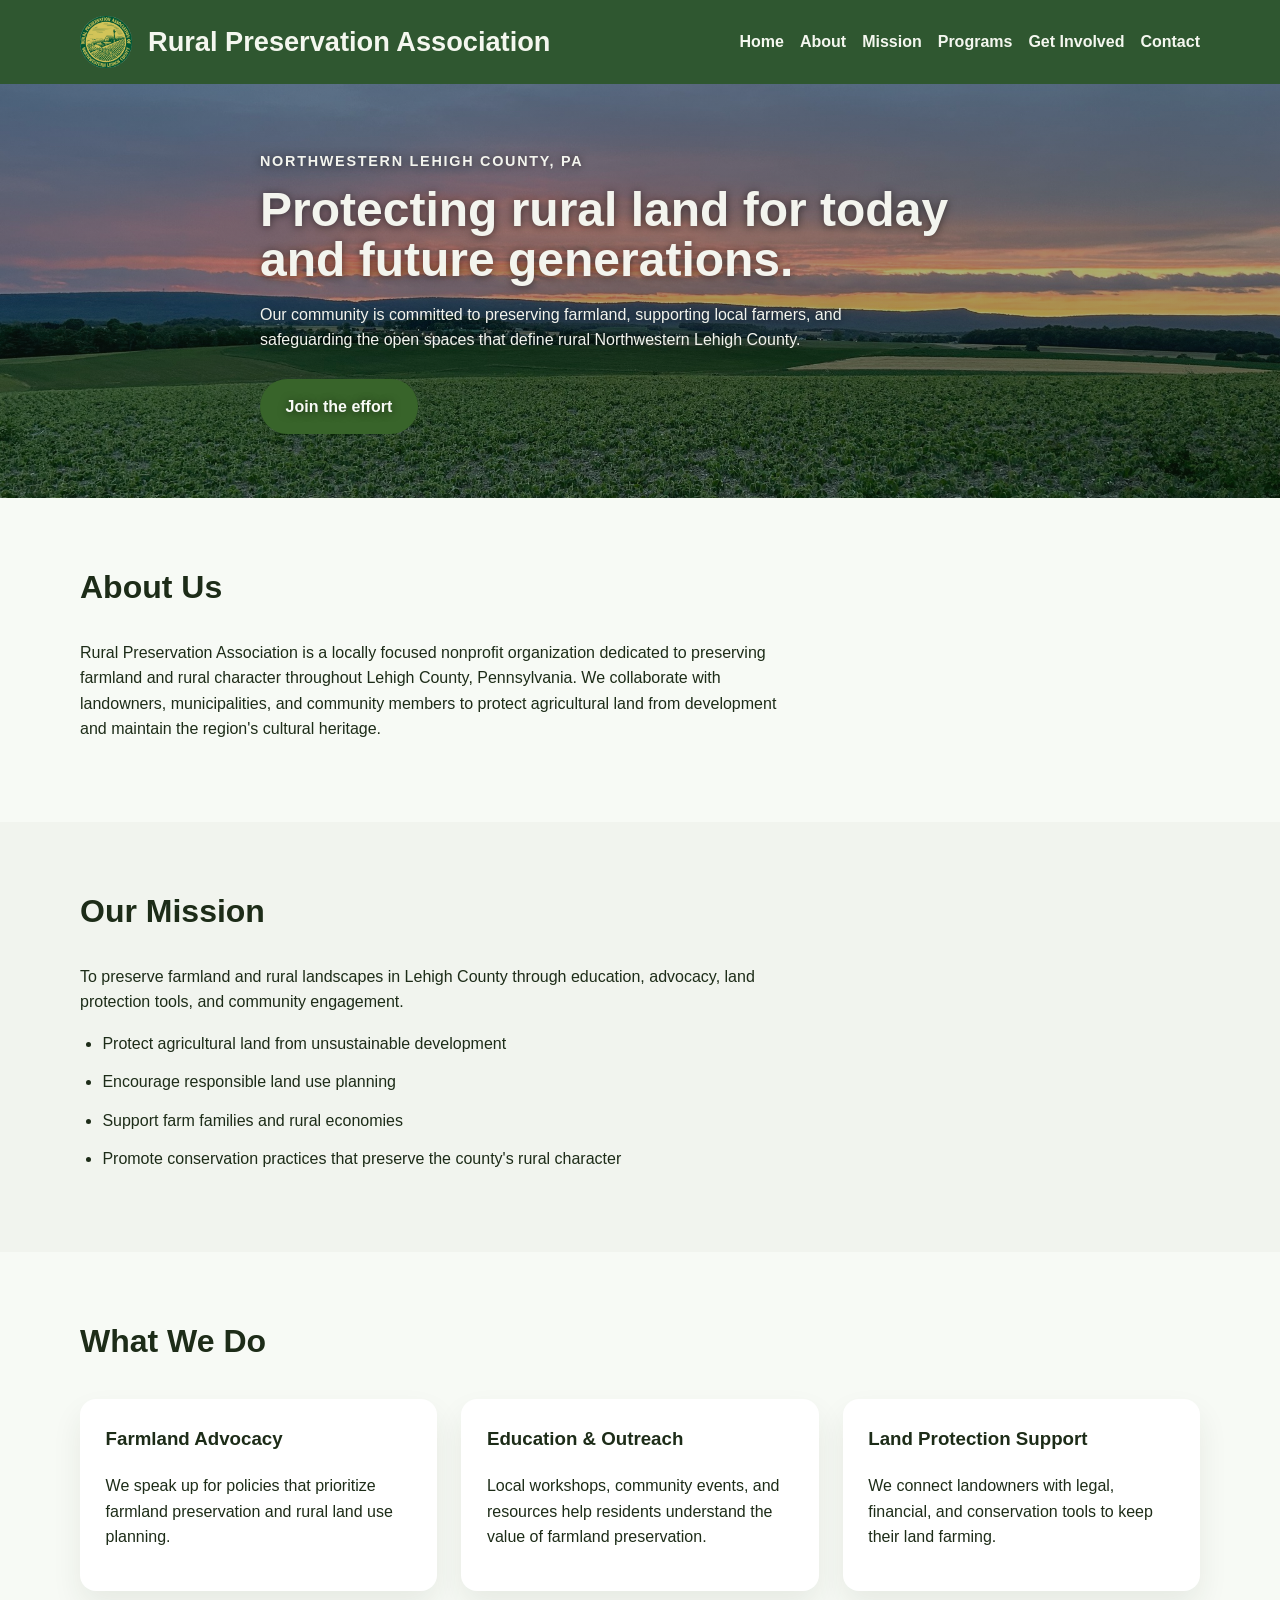
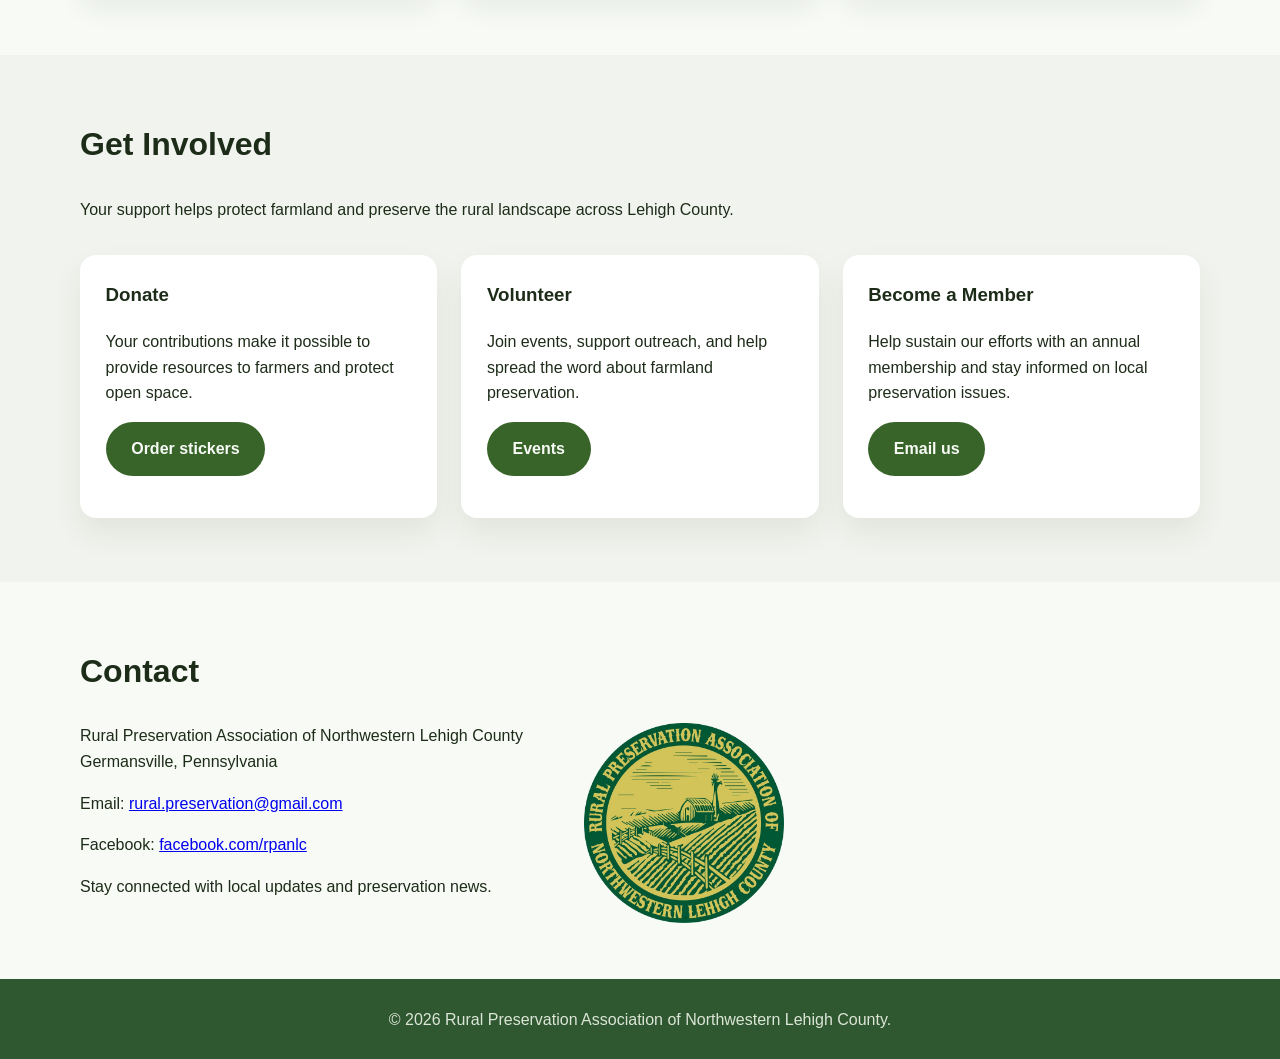
<file: index.html>
<!doctype html>
<html lang="en">
<head>
  <meta charset="UTF-8" />
  <meta name="viewport" content="width=device-width, initial-scale=1.0" />
  <title>Rural Preservation Association of Northwestern Lehigh County</title>
  <link rel="stylesheet" href="styles.css" />
</head>
<body>
  <header class="site-header">
    <div class="container header-inner">
      <div class="brand">
        <img class="brand-logo" src="images/RPA-header-logo.png" alt="RPA logo" />
        <h1>Rural Preservation Association</h1>
      </div>
      <input type="checkbox" id="nav-toggle" class="nav-toggle-input" aria-hidden="true" />
      <label for="nav-toggle" class="nav-toggle" aria-label="Toggle menu">
        <span></span>
      </label>
      <nav id="site-navigation" class="site-nav">
        <a href="index.html">Home</a>
        <a href="#about">About</a>
        <a href="#mission">Mission</a>
        <a href="#programs">Programs</a>
        <a href="#get-involved">Get Involved</a>
        <a href="#contact">Contact</a>
      </nav>
    </div>
  </header>

  <main>
    <section class="hero">
      <div class="container hero-copy">
        <span class="eyebrow">Northwestern Lehigh County, PA</span>
        <h2>Protecting rural land for today and future generations.</h2>
        <p>Our community is committed to preserving farmland, supporting local farmers, and safeguarding the open spaces that define rural Northwestern Lehigh County.</p>
        <a class="button" href="#get-involved">Join the effort</a>
      </div>
    </section>

    <section id="about" class="section container">
      <div class="section-inner">
        <div class="about-content">
          <h2>About Us</h2>
          <p>Rural Preservation Association is a locally focused nonprofit organization dedicated to preserving farmland and rural character throughout Lehigh County, Pennsylvania. We collaborate with landowners, municipalities, and community members to protect agricultural land from development and maintain the region's cultural heritage.</p>

          <!-- <div class="feature-grid">
            <article>
              <h3>Local Focus</h3>
              <p>We center our work on the unique needs of Lehigh County farmers and rural communities.</p>
            </article>
            <article>
              <h3>Land Stewardship</h3>
              <p>Protection strategies help ensure farmland remains productive and scenic for future generations.</p>
            </article>
            <article>
              <h3>Community Partnerships</h3>
              <p>We support collaboration with local residents, municipalities, and conservation professionals.</p>
            </article>
          </div> -->
        </div>

      </div>
    </section>

    <section id="mission" class="section alt">
      <div class="container">
        <h2>Our Mission</h2>
        <p>To preserve farmland and rural landscapes in Lehigh County through education, advocacy, land protection tools, and community engagement.</p>
        <ul>
          <li>Protect agricultural land from unsustainable development</li>
          <li>Encourage responsible land use planning</li>
          <li>Support farm families and rural economies</li>
          <li>Promote conservation practices that preserve the county's rural character</li>
        </ul>
      </div>
    </section>

    <section id="programs" class="section container">
      <h2>What We Do</h2>
      <div class="program-grid">
        <article>
          <h3>Farmland Advocacy</h3>
          <p>We speak up for policies that prioritize farmland preservation and rural land use planning.</p>
        </article>
        <article>
          <h3>Education & Outreach</h3>
          <p>Local workshops, community events, and resources help residents understand the value of farmland preservation.</p>
        </article>
        <article>
          <h3>Land Protection Support</h3>
          <p>We connect landowners with legal, financial, and conservation tools to keep their land farming.</p>
        </article>
      </div>
    </section>

    <section id="get-involved" class="section alt">
      <div class="container">
        <h2>Get Involved</h2>
        <p>Your support helps protect farmland and preserve the rural landscape across Lehigh County.</p>
        <div class="cta-grid">
          <div>
            <h3>Donate</h3>
            <p>Your contributions make it possible to provide resources to farmers and protect open space.</p>
            <p><a class="button" href="stickers.html">Order stickers</a></p>
          </div>
          <div>
            <h3>Volunteer</h3>
            <p>Join events, support outreach, and help spread the word about farmland preservation.</p>
            <p><a class="button" href="https://www.facebook.com/rpanlc" target="_blank" rel="noopener noreferrer">Events</a></p>
          </div>
          <div>
            <h3>Become a Member</h3>
            <p>Help sustain our efforts with an annual membership and stay informed on local preservation issues.</p>
            <p><a class="button" href="mailto:rural.preservation@gmail.com" target="_blank" rel="noopener noreferrer">Email us</a></p>
          </div>
        </div>
      </div>
    </section>

    <section id="contact" class="section container">
      <h2>Contact</h2>
      <p><img src="images/RPA-header-logo.png" alt="RPA logo" class="contact-logo" /></p>
      <p>Rural Preservation Association of Northwestern Lehigh County<br>Germansville, Pennsylvania</p>
      <p>Email: <a href="mailto:rural.preservation@gmail.com" target="_blank" rel="noopener noreferrer">rural.preservation@gmail.com</a></p>
      <p>Facebook: <a href="https://www.facebook.com/rpanlc" target="_blank" rel="noopener noreferrer">facebook.com/rpanlc</a></p>
      <p>Stay connected with local updates and preservation news.</p>
    </section>
  </main>

  <footer class="site-footer">
    <div class="container">
      <p>© 2026 Rural Preservation Association of Northwestern Lehigh County.</p>
    </div>
  </footer>
</body>
</html>
</file>
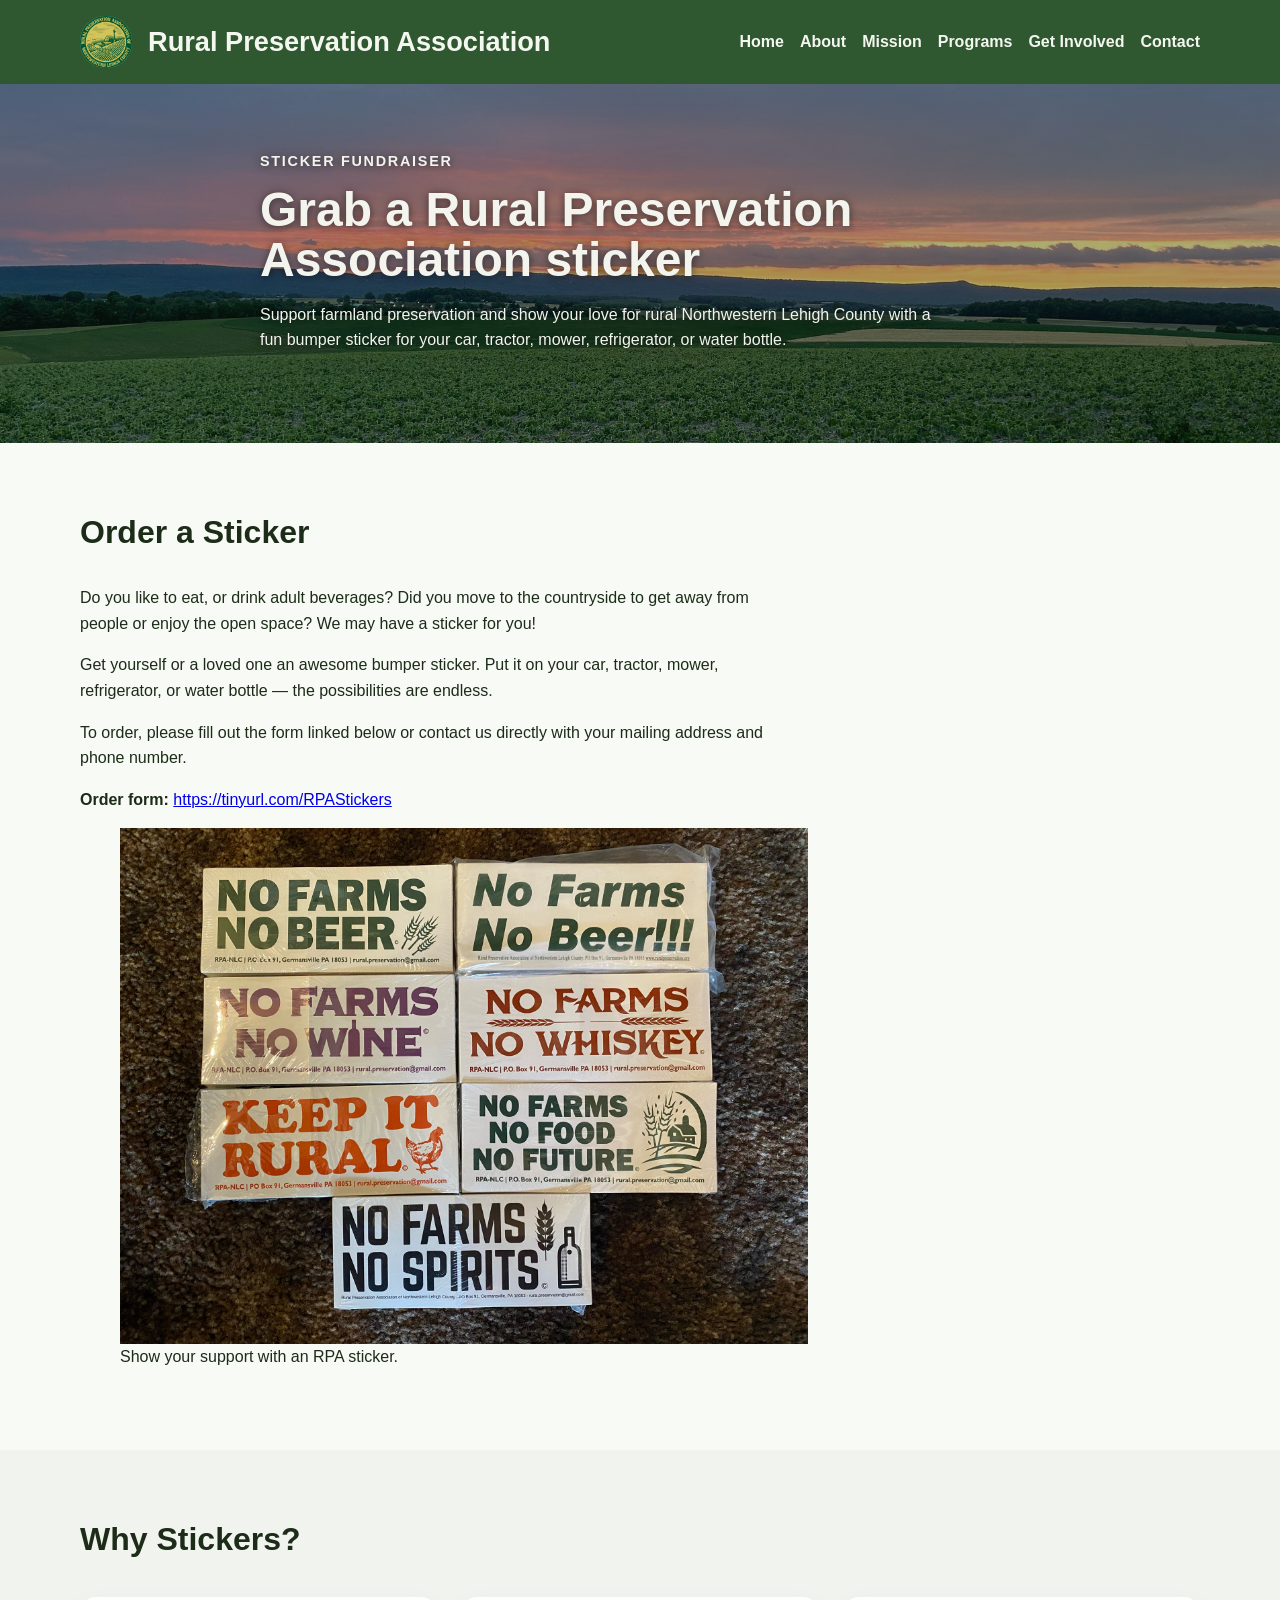
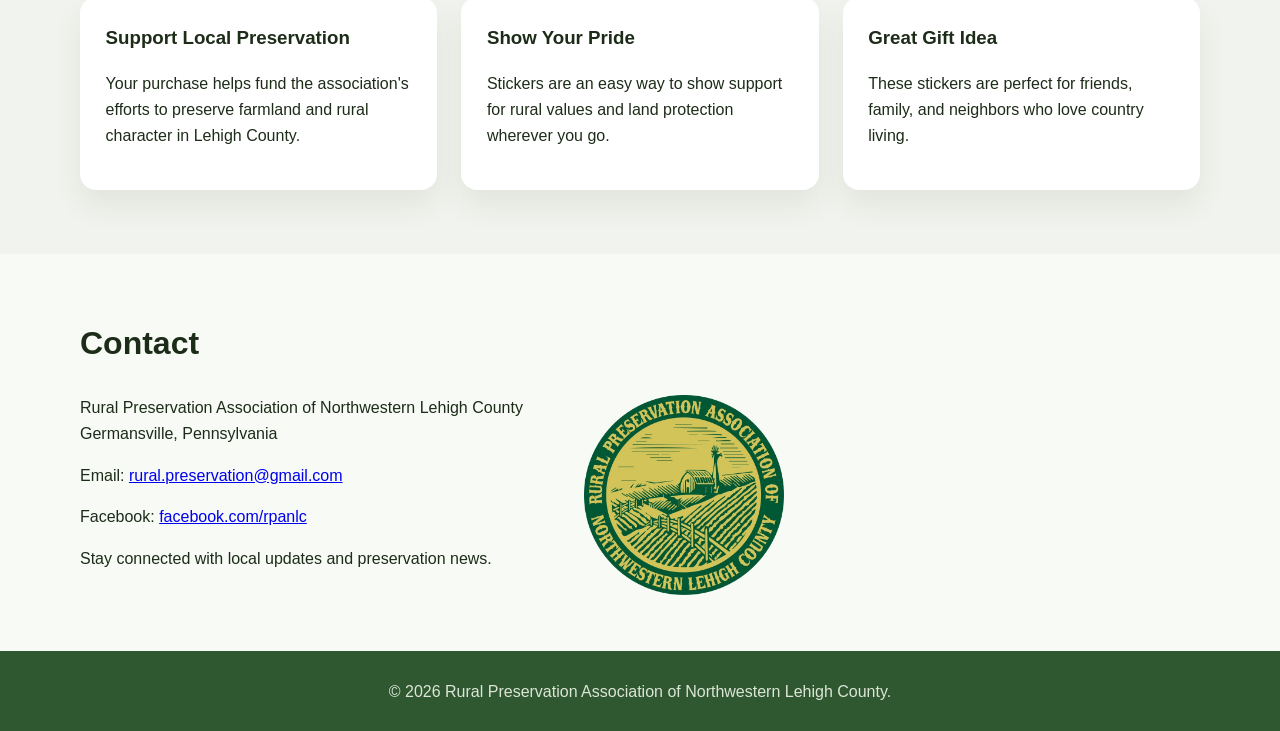
<file: stickers.html>
<!doctype html>
<html lang="en">
<head>
  <meta charset="UTF-8" />
  <meta name="viewport" content="width=device-width, initial-scale=1.0" />
  <title>RPA Sticker Fundraiser</title>
  <link rel="stylesheet" href="styles.css" />
</head>
<body>
  <header class="site-header">
    <div class="container header-inner">
      <div class="brand">
        <img class="brand-logo" src="images/RPA-header-logo.png" alt="RPA logo" />
        <h1>Rural Preservation Association</h1>
      </div>
      <input type="checkbox" id="nav-toggle" class="nav-toggle-input" aria-hidden="true" />
      <label for="nav-toggle" class="nav-toggle" aria-label="Toggle menu">
        <span></span>
      </label>
      <nav id="site-navigation" class="site-nav">
        <a href="index.html">Home</a>
        <a href="index.html#about">About</a>
        <a href="index.html#mission">Mission</a>
        <a href="index.html#programs">Programs</a>
        <a href="index.html#get-involved">Get Involved</a>
        <a href="index.html#contact">Contact</a>
      </nav>
    </div>
  </header>

  <main>
    <section class="hero">
      <div class="container hero-copy">
        <span class="eyebrow">Sticker Fundraiser</span>
        <h2>Grab a Rural Preservation Association sticker</h2>
        <p>Support farmland preservation and show your love for rural Northwestern Lehigh County with a fun bumper sticker for your car, tractor, mower, refrigerator, or water bottle.</p>
      </div>
    </section>

    <section id="stickers" class="section container">
      <div class="section-inner">
        <div>
          <h2>Order a Sticker</h2>
          <p>Do you like to eat, or drink adult beverages? Did you move to the countryside to get away from people or enjoy the open space? We may have a sticker for you!</p>
          <p>Get yourself or a loved one an awesome bumper sticker. Put it on your car, tractor, mower, refrigerator, or water bottle — the possibilities are endless.</p>
          <p>To order, please fill out the form linked below or contact us directly with your mailing address and phone number.</p>
          <p><strong>Order form:</strong> <a href="https://tinyurl.com/RPAStickers" target="_blank" rel="noopener noreferrer">https://tinyurl.com/RPAStickers</a></p>
          <figure class="sticker-image">
            <img src="images/stickers.jpg" alt="RPA sticker design" />
            <figcaption>Show your support with an RPA sticker.</figcaption>
          </figure>
        </div>
      </div>
    </section>

    <section class="section alt">
      <div class="container">
        <h2>Why Stickers?</h2>
        <div class="program-grid">
          <article>
            <h3>Support Local Preservation</h3>
            <p>Your purchase helps fund the association's efforts to preserve farmland and rural character in Lehigh County.</p>
          </article>
          <article>
            <h3>Show Your Pride</h3>
            <p>Stickers are an easy way to show support for rural values and land protection wherever you go.</p>
          </article>
          <article>
            <h3>Great Gift Idea</h3>
            <p>These stickers are perfect for friends, family, and neighbors who love country living.</p>
          </article>
        </div>
      </div>
    </section>

    <section id="contact" class="section container">
      <h2>Contact</h2>
      <p><img src="images/RPA-header-logo.png" alt="RPA logo" class="contact-logo" /></p>
      <p>Rural Preservation Association of Northwestern Lehigh County<br>Germansville, Pennsylvania</p>
      <p>Email: <a href="mailto:rural.preservation@gmail.com" target="_blank" rel="noopener noreferrer">rural.preservation@gmail.com</a></p>
      <p>Facebook: <a href="https://www.facebook.com/rpanlc" target="_blank" rel="noopener noreferrer">facebook.com/rpanlc</a></p>
      <p>Stay connected with local updates and preservation news.</p>
    </section>
  </main>

  <footer class="site-footer">
    <div class="container">
      <p>© 2026 Rural Preservation Association of Northwestern Lehigh County.</p>
    </div>
  </footer>
</body>
</html>
</file>
<file: styles.css>
:root {
  color-scheme: light;
  font-family: 'Segoe UI', Tahoma, Geneva, Verdana, sans-serif;
  background: #f7faf5;
  color: #1d2c18;
  line-height: 1.6;
  font-size: 16px;
}

* {
  box-sizing: border-box;
}

body {
  margin: 0;
}

img {
  max-width: 100%;
  display: block;
}

.container {
  width: min(1120px, calc(100% - 2rem));
  margin: 0 auto;
}

.site-header {
  background: #2f5730;
  color: #f4f7ef;
  padding: 1rem 0;
}

.header-inner {
  display: flex;
  align-items: center;
  justify-content: space-between;
  gap: 2rem;
}

.brand {
  display: flex;
  align-items: center;
  gap: 1rem;
}

.brand-logo {
  width: 52px;
  height: auto;
  display: block;
}

.brand h1 {
  margin: 0;
  font-size: 1.7rem;
}

.brand p {
  margin: 0.35rem 0 0;
  max-width: 32rem;
}

.site-nav {
  display: flex;
  flex-wrap: wrap;
  gap: 1rem;
}

.nav-toggle-input {
  position: absolute;
  width: 0;
  height: 0;
  opacity: 0;
  pointer-events: none;
}

.nav-toggle {
  display: none;
  align-items: center;
  justify-content: center;
  width: 44px;
  height: 44px;
  min-width: 44px;
  min-height: 44px;
  overflow: visible;
  border: 1px solid rgba(255,255,255,0.2);
  border-radius: 12px;
  background: rgba(255,255,255,0.08);
  color: #f4f7ef;
  cursor: pointer;
  transition: background 0.2s ease;
}

.nav-toggle:hover,
.nav-toggle:focus-visible {
  background: rgba(255,255,255,0.16);
}

.nav-toggle span {
  display: block;
  width: 1.2rem;
  height: 0.15rem;
  background: currentColor;
  position: relative;
  transform-origin: center center;
  transition: background 0.2s ease;
}

.nav-toggle span::before,
.nav-toggle span::after {
  content: '';
  position: absolute;
  left: 0;
  width: 100%;
  height: 100%;
  background: currentColor;
  transform-origin: center center;
  transition: transform 0.2s ease;
}

.nav-toggle span::before {
  transform: translateY(-0.35rem);
}

.nav-toggle span::after {
  transform: translateY(0.35rem);
}

.nav-toggle-input:checked + .nav-toggle span {
  background: transparent;
}

.nav-toggle-input:checked + .nav-toggle span::before {
  transform: rotate(45deg);
}

.nav-toggle-input:checked + .nav-toggle span::after {
  transform: rotate(-45deg);
}

.nav-toggle-input:checked + .nav-toggle {
  background: rgba(255,255,255,0.16);
}

.site-nav a {
  color: #f4f7ef;
  text-decoration: none;
  font-weight: 600;
}

.hero {
  background: linear-gradient(rgba(15, 36, 16, 0.35), rgba(15, 36, 16, 0.35)), url('images/RPA_background.jpg');
  background-position: center;
  background-size: cover;
  background-repeat: no-repeat;
  padding: 4rem 0;
}

.hero-copy {
  max-width: 760px;
  color: #f3f4ee;
  text-shadow: 0 1px 8px rgba(0, 0, 0, 0.55);
}

.eyebrow {
  display: inline-block;
  font-size: 0.9rem;
  font-weight: 700;
  letter-spacing: 0.12em;
  text-transform: uppercase;
  color: #f3f4ee;
  margin-bottom: 0.75rem;
}

.hero h2 {
  margin: 0 0 1rem;
  font-size: clamp(2rem, 4vw, 3rem);
  line-height: 1.05;
}

.hero p {
  max-width: 42rem;
  margin: 0 0 1.65rem;
}

.button {
  display: inline-block;
  padding: 0.9rem 1.6rem;
  background: #38642a;
  color: #f7faf5;
  text-decoration: none;
  border-radius: 999px;
  font-weight: 700;
}

.section {
  padding: 4rem 0;
}

.section.alt {
  background: #f1f4ee;
}

.section h2 {
  margin-top: 0;
  font-size: 2rem;
}

.section p,
.section ul,
.section li {
  max-width: 44rem;
}

.section ul {
  padding-left: 1.4rem;
}

.section ul li {
  margin-bottom: 0.8rem;
}

.section-inner {
  display: grid;
  gap: 2rem;
  grid-template-columns: 1fr 320px;
  align-items: start;
}

.feature-grid,
.program-grid,
.cta-grid {
  display: grid;
  gap: 1.5rem;
  margin-top: 2rem;
}

.about-image img {
  display: block;
  width: 100%;
  max-width: 320px;
  height: auto;
  border-radius: 10px;
  box-shadow: 0 8px 24px rgba(39,57,30,0.12);
}

.feature-grid article,
.program-grid article,
.cta-grid div {
  background: #fff;
  border-radius: 1rem;
  padding: 1.6rem;
  box-shadow: 0 15px 30px rgba(39, 57, 30, 0.08);
}

.feature-grid article h3,
.program-grid article h3,
.cta-grid h3 {
  margin-top: 0;
}

.program-grid {
  grid-template-columns: repeat(3, minmax(0, 1fr));
}

.cta-grid {
  grid-template-columns: repeat(3, minmax(0, 1fr));
}

.site-footer {
  background: #2f5730;
  color: #dce6d7;
  padding: 1.7rem 0;
}

.site-footer p {
  margin: 0;
  text-align: center;
}

@media (max-width: 880px) {
  .header-inner,
  .section-inner,
  .program-grid,
  .cta-grid {
    grid-template-columns: 1fr;
  }

  .header-inner {
    position: relative;
    align-items: flex-start;
    gap: 1rem;
  }

  .nav-toggle {
    display: inline-flex;
    order: 1;
    z-index: 2;
  }

  .site-nav {
    position: absolute;
    top: 100%;
    right: 0;
    width: min(260px, 80%);
    display: none;
    flex-direction: column;
    gap: 0.75rem;
    margin: 0;
    padding: 1rem;
    border-radius: 1rem;
    background: rgba(47, 87, 48, 0.96);
    border: 1px solid rgba(255, 255, 255, 0.18);
    box-shadow: 0 15px 30px rgba(15, 36, 16, 0.18);
  }

  .nav-toggle-input:checked ~ .site-nav {
    display: flex;
  }
}

@media (max-width: 620px) {
  .hero {
    padding: 3rem 0;
  }

  .hero h2 {
    font-size: 2.2rem;
  }
}

/* Contact logo styling: smaller and positioned to the right of text */
#contact .contact-logo {
  width: 200px;
  height: auto;
  float: right;
  margin-left: 1rem;
  margin-bottom: 0.5rem;
}

@media (max-width: 620px) {
  #contact .contact-logo {
    float: none;
    display: block;
    margin: 0 0 1rem 0;
    width: 64px;
  }
}
</file>
